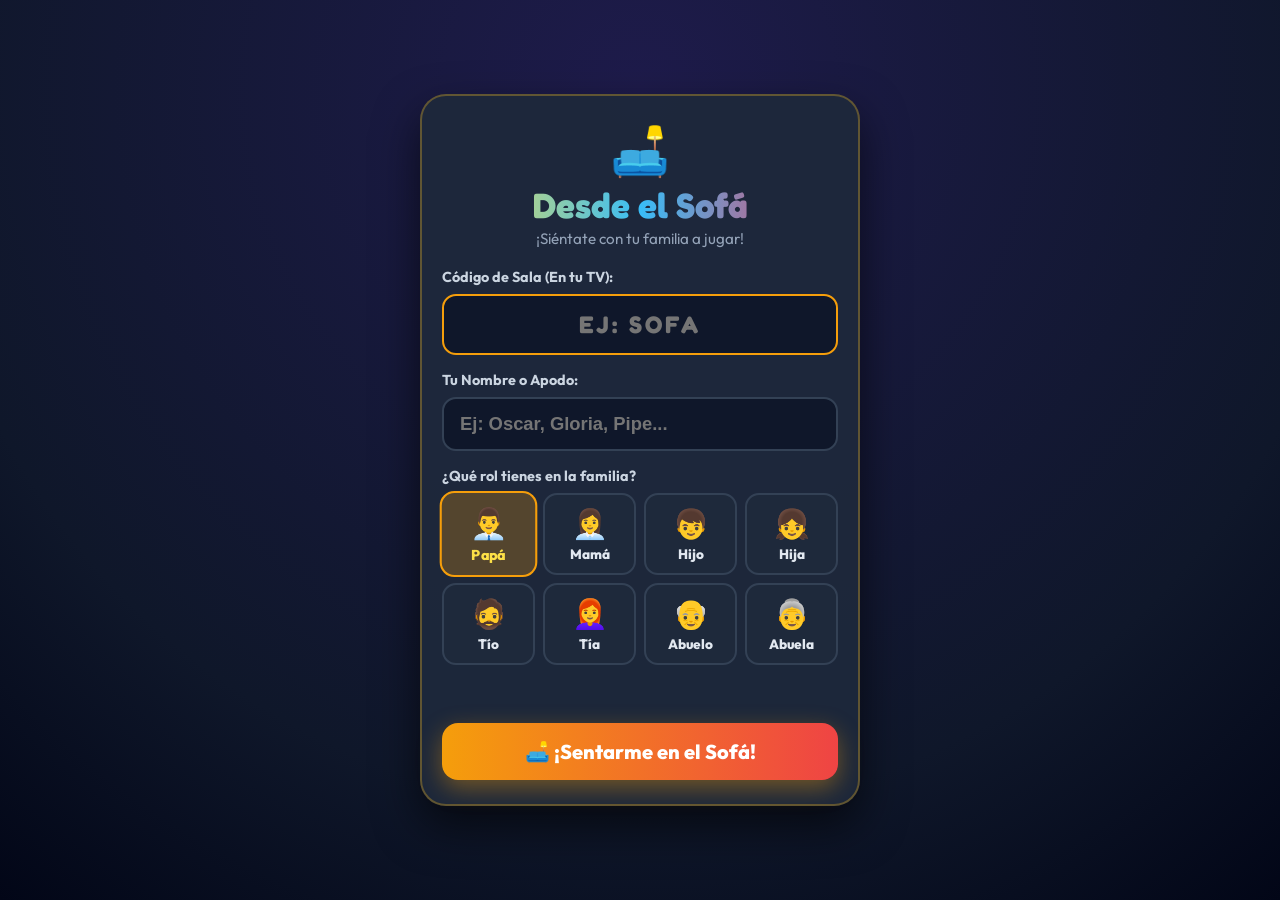
<file: index.html>
<!DOCTYPE html>
<html lang="es">
<head>
  <meta charset="UTF-8">
  <meta name="viewport" content="width=device-width, initial-scale=1.0, maximum-scale=1.0, user-scalable=no">
  <title>Desde el Sofá</title>
  <link rel="manifest" href="manifest.json">
  <meta name="theme-color" content="#0f172a">
  <meta name="mobile-web-app-capable" content="yes">
  <meta name="apple-mobile-web-app-capable" content="yes">
  <meta name="apple-mobile-web-app-status-bar-style" content="black-translucent">
  <meta name="apple-mobile-web-app-title" content="Desde el Sofá">
  <link rel="icon" type="image/png" href="icon.png">
  <link rel="apple-touch-icon" href="icon.png">
  <link href="https://fonts.googleapis.com/css2?family=Fredoka:wght@400;600;700&family=Outfit:wght@400;600;800;900&display=swap" rel="stylesheet">
  <link rel="stylesheet" href="play.css">
  <script src="mqttws31.min.js"></script>
  <style>
    .roles-grid {
      display: grid;
      grid-template-columns: repeat(4, 1fr);
      gap: 8px;
    }
    .role-btn {
      background: #1e293b;
      border: 2px solid #334155;
      color: #e2e8f0;
      padding: 10px 4px;
      border-radius: 14px;
      font-family: 'Outfit', sans-serif;
      font-size: 0.85rem;
      font-weight: 800;
      cursor: pointer;
      display: flex;
      flex-direction: column;
      align-items: center;
      gap: 4px;
      transition: all 0.2s;
    }
    .role-btn-icon {
      font-size: 1.8rem;
    }
    .role-btn.selected {
      border-color: #f59e0b;
      background: rgba(245, 158, 11, 0.25);
      color: #fde047;
      transform: scale(1.05);
    }
  </style>
</head>
<body class="mobile-body">

  <!-- SCREEN 1: REGISTRO FAMILIAR POR ROLES -->
  <main id="screenJoin" class="mobile-screen active">
    <div class="reg-card">
      <div class="brand-header">
        <div class="brand-sofa-icon">🛋️</div>
        <h1 class="brand-title">Desde el Sofá</h1>
        <p class="brand-subtitle">¡Siéntate con tu familia a jugar!</p>
      </div>

      <form id="joinForm">
        <div class="form-group">
          <label class="form-label" for="roomCodeInput">Código de Sala (En tu TV):</label>
          <input type="text" id="roomCodeInput" class="text-input" maxlength="6" placeholder="EJ: SOFA" required autofocus autocomplete="off" autocapitalize="characters">
        </div>

        <div class="form-group">
          <label class="form-label" for="playerNameInput">Tu Nombre o Apodo:</label>
          <input type="text" id="playerNameInput" class="text-input" maxlength="15" placeholder="Ej: Oscar, Gloria, Pipe..." required autocomplete="off">
        </div>

        <!-- Selector de Roles Familiares -->
        <div class="form-group">
          <label class="form-label">¿Qué rol tienes en la familia?</label>
          <div class="roles-grid" id="rolesPicker">
            <button type="button" class="role-btn selected" data-role="papa" data-title="Papá" data-icon="👨‍💼">
              <span class="role-btn-icon">👨‍💼</span>
              <span>Papá</span>
            </button>
            <button type="button" class="role-btn" data-role="mama" data-title="Mamá" data-icon="👩‍💼">
              <span class="role-btn-icon">👩‍💼</span>
              <span>Mamá</span>
            </button>
            <button type="button" class="role-btn" data-role="hijo" data-title="Hijo" data-icon="👦">
              <span class="role-btn-icon">👦</span>
              <span>Hijo</span>
            </button>
            <button type="button" class="role-btn" data-role="hija" data-title="Hija" data-icon="👧">
              <span class="role-btn-icon">👧</span>
              <span>Hija</span>
            </button>
            <button type="button" class="role-btn" data-role="tio" data-title="Tío" data-icon="🧔">
              <span class="role-btn-icon">🧔</span>
              <span>Tío</span>
            </button>
            <button type="button" class="role-btn" data-role="tia" data-title="Tía" data-icon="👩‍🦰">
              <span class="role-btn-icon">👩‍🦰</span>
              <span>Tía</span>
            </button>
            <button type="button" class="role-btn" data-role="abuelo" data-title="Abuelo" data-icon="👴">
              <span class="role-btn-icon">👴</span>
              <span>Abuelo</span>
            </button>
            <button type="button" class="role-btn" data-role="abuela" data-title="Abuela" data-icon="👵">
              <span class="role-btn-icon">👵</span>
              <span>Abuela</span>
            </button>
          </div>
        </div>

        <div id="joinErrorMessage" class="error-banner"></div>

        <button type="submit" id="btnJoin" class="btn-sit-on-sofa">
          🛋️ ¡Sentarme en el Sofá!
        </button>
      </form>
    </div>
  </main>

  <!-- SCREEN 2: ESPERANDO EN EL SOFÁ (LOBBY) -->
  <main id="screenWaiting" class="mobile-screen">
    <div class="status-card">
      <div class="avatar-badge">
        <span id="myRoleIcon">👨‍💼</span>
        <span id="myDisplayName">Papá: Oscar</span>
      </div>
      <div class="status-icon">🛋️</div>
      <h2 class="status-title">¡Ya estás en el Sofá!</h2>
      <p class="status-desc">Tu personaje familiar ya está sentado en el sofá en el televisor.</p>

      <!-- Ruta de Maestría Familiar -->
      <div class="mastery-box">
        <div class="mastery-title">🗺️ Tu Ruta de Aprendizaje Familiar:</div>
        <div class="mastery-steps">
          <div class="mastery-step active" id="mStepCol">
            <span class="m-step-icon">🇨🇴</span>
            <span class="m-step-text">Colombia</span>
            <span class="m-step-badge" id="mBadgeCol">⭐ Nivel 1</span>
          </div>
          <div class="m-arrow">➔</div>
          <div class="mastery-step" id="mStepSur">
            <span class="m-step-icon">🌎</span>
            <span class="m-step-text">Suramérica</span>
            <span class="m-step-badge" id="mBadgeSur">🔒 Bloqueado</span>
          </div>
          <div class="m-arrow">➔</div>
          <div class="mastery-step" id="mStepMun">
            <span class="m-step-icon">🌍</span>
            <span class="m-step-text">El Mundo</span>
            <span class="m-step-badge" id="mBadgeMun">🔒 Bloqueado</span>
          </div>
        </div>
      </div>

      <button type="button" id="btnChangeRoom" class="btn-change-room">
        🚪 Cambiar o Salir de Sala
      </button>
    </div>
  </main>

  <!-- SCREEN 3: ESPECTADOR (TURNO DE OTRO FAMILIAR) -->
  <main id="screenSpectating" class="mobile-screen">
    <div class="status-card turn-spectating-card">
      <div class="status-icon">👀</div>
      <p style="color:#94a3b8; font-weight:700; text-transform:uppercase; letter-spacing:1px; margin-bottom:6px;">Turno activo de:</p>
      <div class="active-turn-player-name" id="spectatingPlayerName">Mamá: Gloria</div>
      <p class="status-desc">¡Atento a la pantalla del TV! Mira cómo responde desde el sofá.</p>
    </div>
  </main>

  <!-- SCREEN 4: PREPÁRATE (ALERT CUANDO ES TU TURNO) -->
  <main id="screenPrepare" class="mobile-screen">
    <div class="status-card" style="border-top: 4px solid #f59e0b; background: rgba(245, 158, 11, 0.15);">
      <div class="status-icon" style="animation: pulse 1s infinite alternate;">⚡</div>
      <h2 class="status-title" style="color: #fde047;">¡PREPÁRATE!</h2>
      <div class="active-turn-player-name" id="preparePlayerName">Papá: Oscar</div>
      <p class="status-desc">¡Es tu turno de responder en el sofá! La pregunta aparece en segundos...</p>
    </div>
  </main>

  <!-- SCREEN 5: GAMEPAD (CUANDO ES TU TURNO DE RESPONDER) -->
  <main id="screenGamepad" class="mobile-screen">
    <div class="turn-alert-banner">
      ⚡ ¡ES TU TURNO! RESPONDE ABAJO ⚡
    </div>

    <div class="gamepad-header">
      <div class="mini-score">Mis Puntos: <strong id="myScore">0</strong></div>
      <div class="mini-score" style="color:#f59e0b;" id="myTurnProgress">Pregunta 1 de 2</div>
    </div>

    <div class="gamepad-question" id="mobileQuestionTitle">
      ¿Pregunta?
    </div>

    <div class="mobile-buttons-grid">
      <button class="pad-btn pad-0" data-idx="0">
        <span class="pad-badge">A</span>
        <span class="pad-text" id="mOptText0">Opción A</span>
      </button>

      <button class="pad-btn pad-1" data-idx="1">
        <span class="pad-badge">B</span>
        <span class="pad-text" id="mOptText1">Opción B</span>
      </button>

      <button class="pad-btn pad-2" data-idx="2">
        <span class="pad-badge">C</span>
        <span class="pad-text" id="mOptText2">Opción C</span>
      </button>

      <button class="pad-btn pad-3" data-idx="3">
        <span class="pad-badge">D</span>
        <span class="pad-text" id="mOptText3">Opción D</span>
      </button>
    </div>
  </main>

  <!-- SCREEN 6: RESPUESTA ENVIADA -->
  <main id="screenSubmitted" class="mobile-screen">
    <div class="status-card">
      <div class="status-icon">⏳</div>
      <h2 class="status-title">¡Respuesta Enviada!</h2>
      <p class="status-desc">Observa el televisor para ver si acertaste...</p>
    </div>
  </main>

  <!-- SCREEN 7: RESULTADO RÁPIDO -->
  <main id="screenResult" class="mobile-screen">
    <div class="result-card" id="resultCard">
      <div class="result-icon" id="resultIcon">🎉</div>
      <h2 class="result-title" id="resultTitle">¡Correcto!</h2>
      <p class="result-points" id="resultPoints">+850 pts</p>
      <div style="font-size:1.1rem; color:#e2e8f0; margin-top:8px;">Puntaje Total: <strong id="resultTotalScore" style="color:#fde047; font-size:1.3rem;">0</strong></div>
    </div>
  </main>

  <!-- SCREEN 8: FIN DE LA PARTIDA -->
  <main id="screenGameOver" class="mobile-screen">
    <div class="status-card">
      <div class="status-icon">🏆</div>
      <h2 class="status-title">¡Partida Terminada!</h2>
      <p class="status-desc">¡Mira el podio final y el ranking histórico en la TV!</p>
      <div style="margin-top:20px; font-size:1.4rem; color:#fde047; font-weight:800;">
        Puntaje Final: <span id="finalScoreVal">0</span> pts
      </div>
    </div>
  </main>

  <script src="play.js"></script>
</body>
</html>
</file>
<file: play.css>
/* ============================================================
   DESDE EL SOFÁ - ESTILOS MÓVIL
   Estética Cálida de Sala Familiar Colombiana
   ============================================================ */

:root {
  --sofa-gold: #f59e0b;
  --sofa-wood: #78350f;
  --bg-dark: #090e1a;
  --card-bg: rgba(30, 41, 59, 0.95);
  --pad-0: #e11d48; /* Opción Roja */
  --pad-1: #0284c7; /* Opción Azul */
  --pad-2: #16a34a; /* Opción Verde */
  --pad-3: #d97706; /* Opción Amarilla */
}

* {
  box-sizing: border-box;
  margin: 0;
  padding: 0;
  touch-action: manipulation;
  -webkit-tap-highlight-color: transparent;
}

body.mobile-body {
  font-family: 'Outfit', sans-serif;
  background: radial-gradient(circle at 50% 10%, #1e1b4b 0%, #0f172a 70%, #020617 100%);
  color: #ffffff;
  min-height: 100vh;
  display: flex;
  flex-direction: column;
  padding: 16px;
  overflow-x: hidden;
}

.mobile-screen {
  display: none;
  flex: 1;
  flex-direction: column;
  justify-content: center;
  align-items: center;
  width: 100%;
}

.mobile-screen.active {
  display: flex;
  animation: fadeIn 0.3s ease-out;
}

@keyframes fadeIn {
  from { opacity: 0; transform: scale(0.96); }
  to { opacity: 1; transform: scale(1); }
}

/* SCREEN 1: REGISTRO FAMILIAR */
.reg-card {
  background: var(--card-bg);
  border: 2px solid rgba(251, 191, 36, 0.3);
  border-radius: 26px;
  padding: 24px 20px;
  width: 100%;
  max-width: 440px;
  box-shadow: 0 20px 45px rgba(0,0,0,0.6);
}

.brand-header {
  text-align: center;
  margin-bottom: 20px;
}

.brand-sofa-icon {
  font-size: 3rem;
  margin-bottom: 6px;
  animation: floatSofa 3s infinite ease-in-out;
}

@keyframes floatSofa {
  0%, 100% { transform: translateY(0); }
  50% { transform: translateY(-8px); }
}

.brand-title {
  font-family: 'Fredoka', cursive;
  font-size: 2.2rem;
  background: linear-gradient(90deg, #fde047, #38bdf8, #f43f5e);
  -webkit-background-clip: text;
  -webkit-text-fill-color: transparent;
  line-height: 1.1;
}

.brand-subtitle {
  color: #94a3b8;
  font-size: 0.95rem;
  margin-top: 4px;
}

.form-group {
  margin-bottom: 16px;
}

.form-label {
  display: block;
  font-weight: 700;
  font-size: 0.9rem;
  color: #cbd5e1;
  margin-bottom: 8px;
}

.text-input {
  width: 100%;
  padding: 14px 16px;
  border-radius: 14px;
  border: 2px solid #334155;
  background: #0f172a;
  color: #ffffff;
  font-size: 1.15rem;
  font-weight: 700;
  outline: none;
  transition: border-color 0.2s;
}

.text-input:focus {
  border-color: #f59e0b;
}

#roomCodeInput {
  text-transform: uppercase;
  letter-spacing: 3px;
  font-family: 'Fredoka', cursive;
  font-size: 1.5rem;
  text-align: center;
  color: #fde047;
}

/* Segmented selector buttons (Age & Gender) */
.segmented-grid {
  display: grid;
  grid-template-columns: repeat(2, 1fr);
  gap: 8px;
}

.grid-4 {
  grid-template-columns: repeat(2, 1fr);
}

.seg-btn {
  background: #1e293b;
  border: 2px solid #334155;
  color: #e2e8f0;
  padding: 10px 8px;
  border-radius: 14px;
  font-family: 'Outfit', sans-serif;
  font-size: 0.95rem;
  font-weight: 700;
  cursor: pointer;
  display: flex;
  align-items: center;
  justify-content: center;
  gap: 6px;
  transition: all 0.2s;
}

.seg-btn.selected {
  border-color: #f59e0b;
  background: rgba(245, 158, 11, 0.2);
  color: #fde047;
  transform: scale(1.02);
}

.btn-sit-on-sofa {
  width: 100%;
  margin-top: 10px;
  padding: 16px;
  background: linear-gradient(90deg, #f59e0b, #ef4444);
  color: #ffffff;
  border: none;
  border-radius: 16px;
  font-family: 'Outfit', sans-serif;
  font-size: 1.25rem;
  font-weight: 800;
  cursor: pointer;
  box-shadow: 0 8px 24px rgba(245, 158, 11, 0.4);
  transition: transform 0.15s;
}

.btn-sit-on-sofa:active {
  transform: scale(0.97);
}

.error-banner {
  color: #f87171;
  font-size: 0.9rem;
  font-weight: 600;
  text-align: center;
  margin-bottom: 12px;
  min-height: 20px;
}

/* SCREEN 2: WAITING / SPECTATING */
.status-card {
  text-align: center;
  padding: 28px 20px;
  max-width: 400px;
  background: var(--card-bg);
  border-radius: 24px;
  border: 1px solid rgba(255, 255, 255, 0.15);
}

.avatar-badge {
  display: inline-flex;
  align-items: center;
  gap: 10px;
  background: rgba(255, 255, 255, 0.1);
  padding: 8px 20px;
  border-radius: 999px;
  margin-bottom: 24px;
  font-size: 1.2rem;
  font-weight: 700;
  color: #fde047;
}

.status-icon {
  font-size: 4rem;
  margin-bottom: 16px;
}

.status-title {
  font-family: 'Fredoka', cursive;
  font-size: 2rem;
  margin-bottom: 8px;
}

.status-desc {
  font-size: 1.15rem;
  color: #94a3b8;
  line-height: 1.5;
}

/* TURN NOTICE BANNER (Cuando es el turno de otro jugador) */
.turn-spectating-card {
  border-top: 4px solid #38bdf8;
}

.active-turn-player-name {
  font-family: 'Fredoka', cursive;
  font-size: 1.8rem;
  color: #38bdf8;
  margin-bottom: 10px;
}

/* SCREEN 3: GAMEPAD (CUANDO ES TU TURNO) */
#mobileGamepadScreen {
  justify-content: space-between;
  padding-bottom: 8px;
}

.turn-alert-banner {
  width: 100%;
  background: linear-gradient(90deg, #f59e0b, #d97706);
  color: #0f172a;
  font-weight: 900;
  font-size: 1.1rem;
  padding: 8px;
  border-radius: 12px;
  text-align: center;
  margin-bottom: 8px;
  animation: pulseTurn 1s infinite alternate;
}

@keyframes pulseTurn {
  from { opacity: 0.9; transform: scale(0.99); }
  to { opacity: 1; transform: scale(1.01); }
}

.gamepad-header {
  width: 100%;
  display: flex;
  justify-content: space-between;
  align-items: center;
  padding: 8px 14px;
  background: rgba(255, 255, 255, 0.08);
  border-radius: 12px;
  margin-bottom: 8px;
}

.mini-score {
  font-size: 1.1rem;
  color: #cbd5e1;
}

.mini-score strong {
  color: #fde047;
}

.gamepad-question {
  width: 100%;
  text-align: center;
  font-weight: 700;
  font-size: 1.15rem;
  color: #f8fafc;
  background: rgba(15, 23, 42, 0.85);
  border: 1px solid rgba(255, 255, 255, 0.15);
  border-radius: 16px;
  padding: 12px 14px;
  margin-bottom: 10px;
  line-height: 1.35;
}

.mobile-buttons-grid {
  width: 100%;
  flex: 1;
  display: grid;
  grid-template-columns: 1fr 1fr;
  grid-template-rows: 1fr 1fr;
  gap: 12px;
  min-height: 52vh;
}

.pad-btn {
  border: none;
  border-radius: 20px;
  display: flex;
  flex-direction: column;
  align-items: center;
  justify-content: center;
  gap: 8px;
  color: #ffffff;
  cursor: pointer;
  box-shadow: 0 8px 20px rgba(0,0,0,0.4);
  transition: transform 0.1s, filter 0.1s;
  padding: 12px;
}

.pad-btn:active {
  transform: scale(0.93);
  filter: brightness(1.25);
}

.pad-badge {
  width: 48px;
  height: 48px;
  border-radius: 50%;
  background: rgba(255, 255, 255, 0.25);
  border: 2px solid rgba(255, 255, 255, 0.45);
  display: flex;
  align-items: center;
  justify-content: center;
  font-family: 'Fredoka', cursive;
  font-size: 1.8rem;
  font-weight: 900;
  color: #ffffff;
  box-shadow: 0 4px 10px rgba(0,0,0,0.25);
}

.pad-0 { background: linear-gradient(135deg, #d97706 0%, #b45309 100%); border: 1px solid rgba(253, 224, 71, 0.35); }
.pad-1 { background: linear-gradient(135deg, #ea580c 0%, #c2410c 100%); border: 1px solid rgba(251, 146, 60, 0.35); }
.pad-2 { background: linear-gradient(135deg, #0284c7 0%, #0369a1 100%); border: 1px solid rgba(56, 189, 248, 0.35); }
.pad-3 { background: linear-gradient(135deg, #059669 0%, #047857 100%); border: 1px solid rgba(52, 211, 153, 0.35); }

/* RUTA DE MAESTRÍA FAMILIAR */
.mastery-box {
  width: 100%;
  background: rgba(15, 23, 42, 0.7);
  border: 1px solid rgba(245, 158, 11, 0.35);
  border-radius: 16px;
  padding: 12px 14px;
  margin: 16px 0 14px;
  text-align: center;
  box-sizing: border-box;
}

.mastery-title {
  font-size: 0.95rem;
  font-weight: 800;
  color: #fde047;
  margin-bottom: 10px;
}

.mastery-steps {
  display: flex;
  align-items: center;
  justify-content: space-between;
  gap: 4px;
}

.mastery-step {
  flex: 1;
  background: rgba(30, 41, 59, 0.8);
  border: 1px solid rgba(255, 255, 255, 0.1);
  border-radius: 12px;
  padding: 8px 4px;
  display: flex;
  flex-direction: column;
  align-items: center;
  gap: 2px;
  transition: all 0.2s;
}

.mastery-step.active {
  border-color: #f59e0b;
  background: rgba(245, 158, 11, 0.2);
  transform: scale(1.04);
}

.m-step-icon {
  font-size: 1.4rem;
}

.m-step-text {
  font-size: 0.75rem;
  font-weight: 800;
  color: #ffffff;
}

.m-step-badge {
  font-size: 0.65rem;
  font-weight: 700;
  color: #94a3b8;
}

.mastery-step.active .m-step-badge {
  color: #fde047;
}

.m-arrow {
  color: #64748b;
  font-size: 0.9rem;
  font-weight: 900;
}

.btn-change-room {
  background: transparent;
  border: 1px solid #475569;
  color: #94a3b8;
  font-family: 'Outfit', sans-serif;
  font-size: 0.95rem;
  font-weight: 700;
  padding: 8px 16px;
  border-radius: 12px;
  cursor: pointer;
  margin-top: 10px;
  transition: all 0.2s;
}

.btn-change-room:active {
  background: rgba(239, 68, 68, 0.2);
  border-color: #ef4444;
  color: #fca5a5;
}

.pad-text {
  font-family: 'Outfit', sans-serif;
  font-size: 1.1rem;
  font-weight: 800;
  text-align: center;
}

/* SCREEN 5: RESULTADO RÁPIDO */
.result-card {
  text-align: center;
  padding: 32px 24px;
  border-radius: 28px;
  width: 100%;
  max-width: 400px;
  box-shadow: 0 20px 40px rgba(0,0,0,0.5);
  border: 2px solid rgba(255, 255, 255, 0.2);
}

.result-card.correct {
  background: linear-gradient(135deg, #15803d, #16a34a);
}

.result-card.wrong {
  background: linear-gradient(135deg, #991b1b, #dc2626);
}

.result-icon { font-size: 4rem; margin-bottom: 8px; }
.result-title { font-family: 'Fredoka', cursive; font-size: 2.4rem; margin-bottom: 6px; }
.result-points { font-family: 'Fredoka', cursive; font-size: 2rem; color: #fde047; }
</file>
